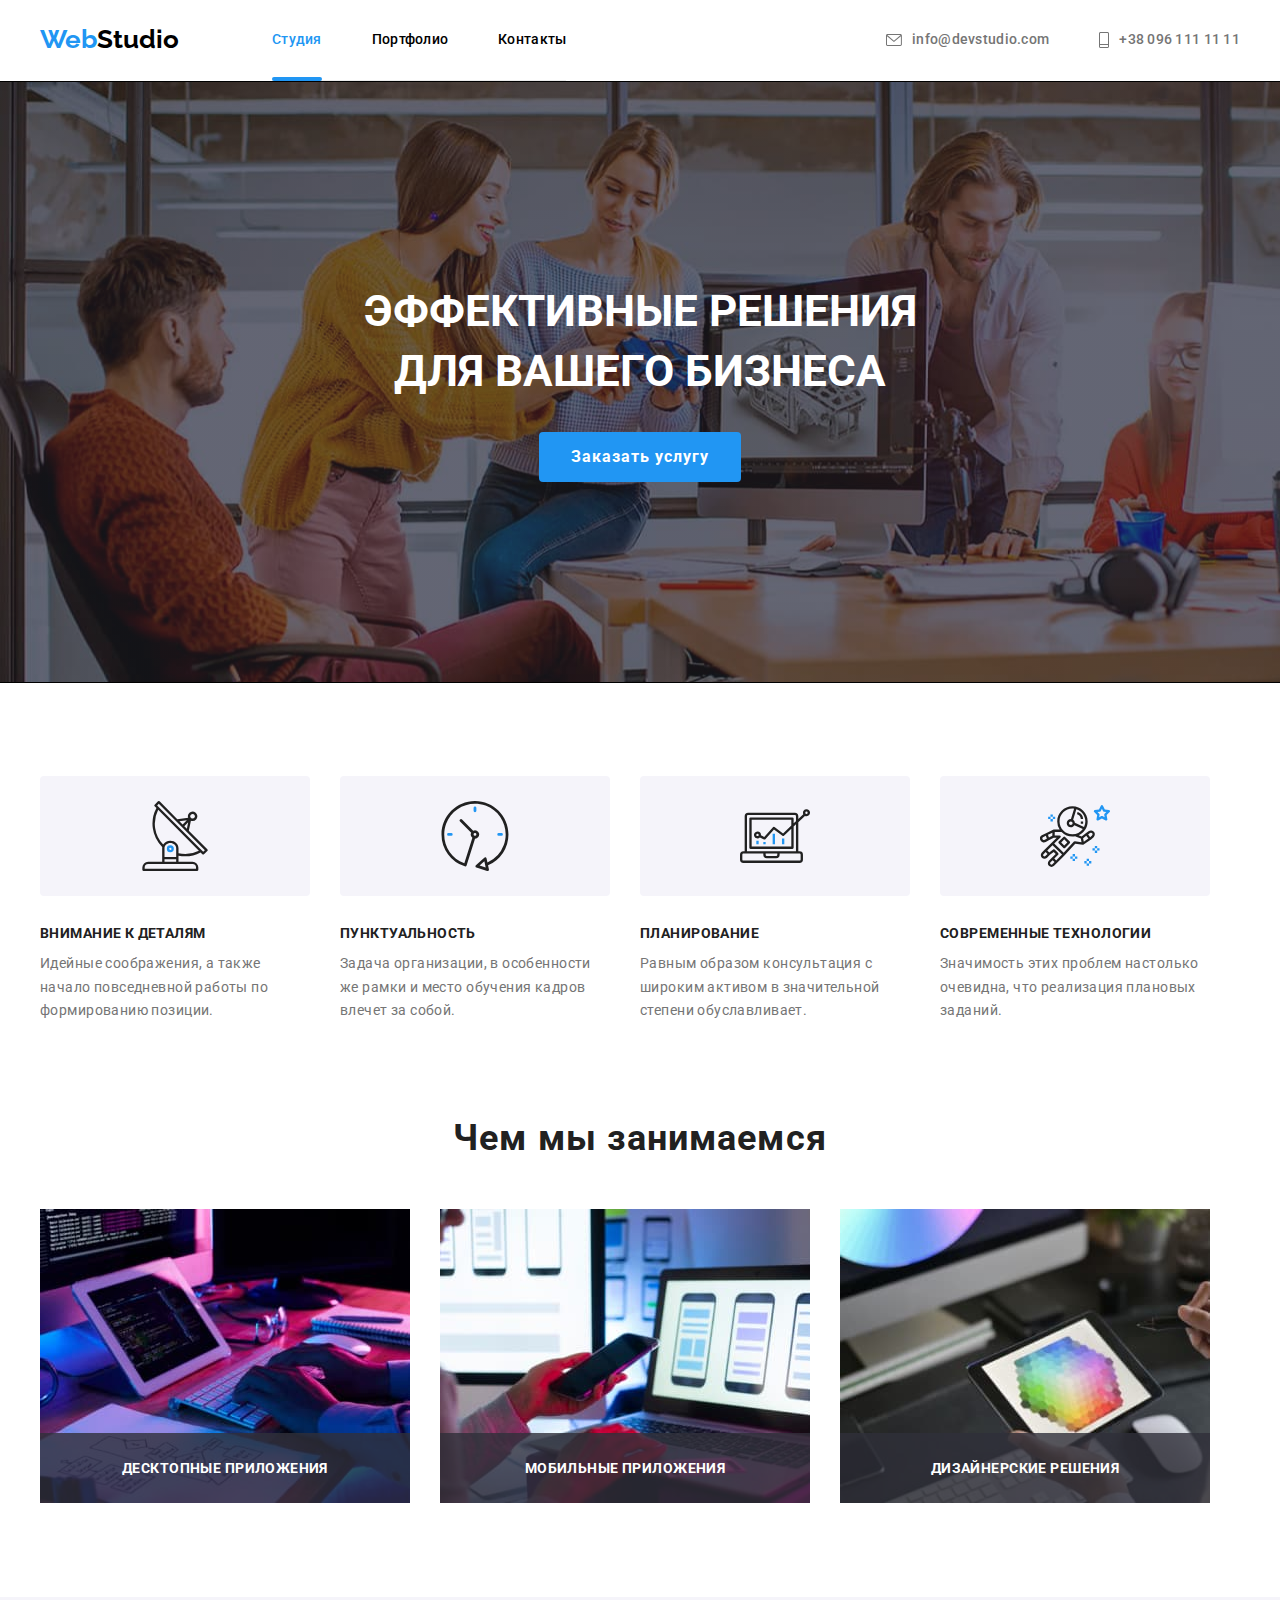
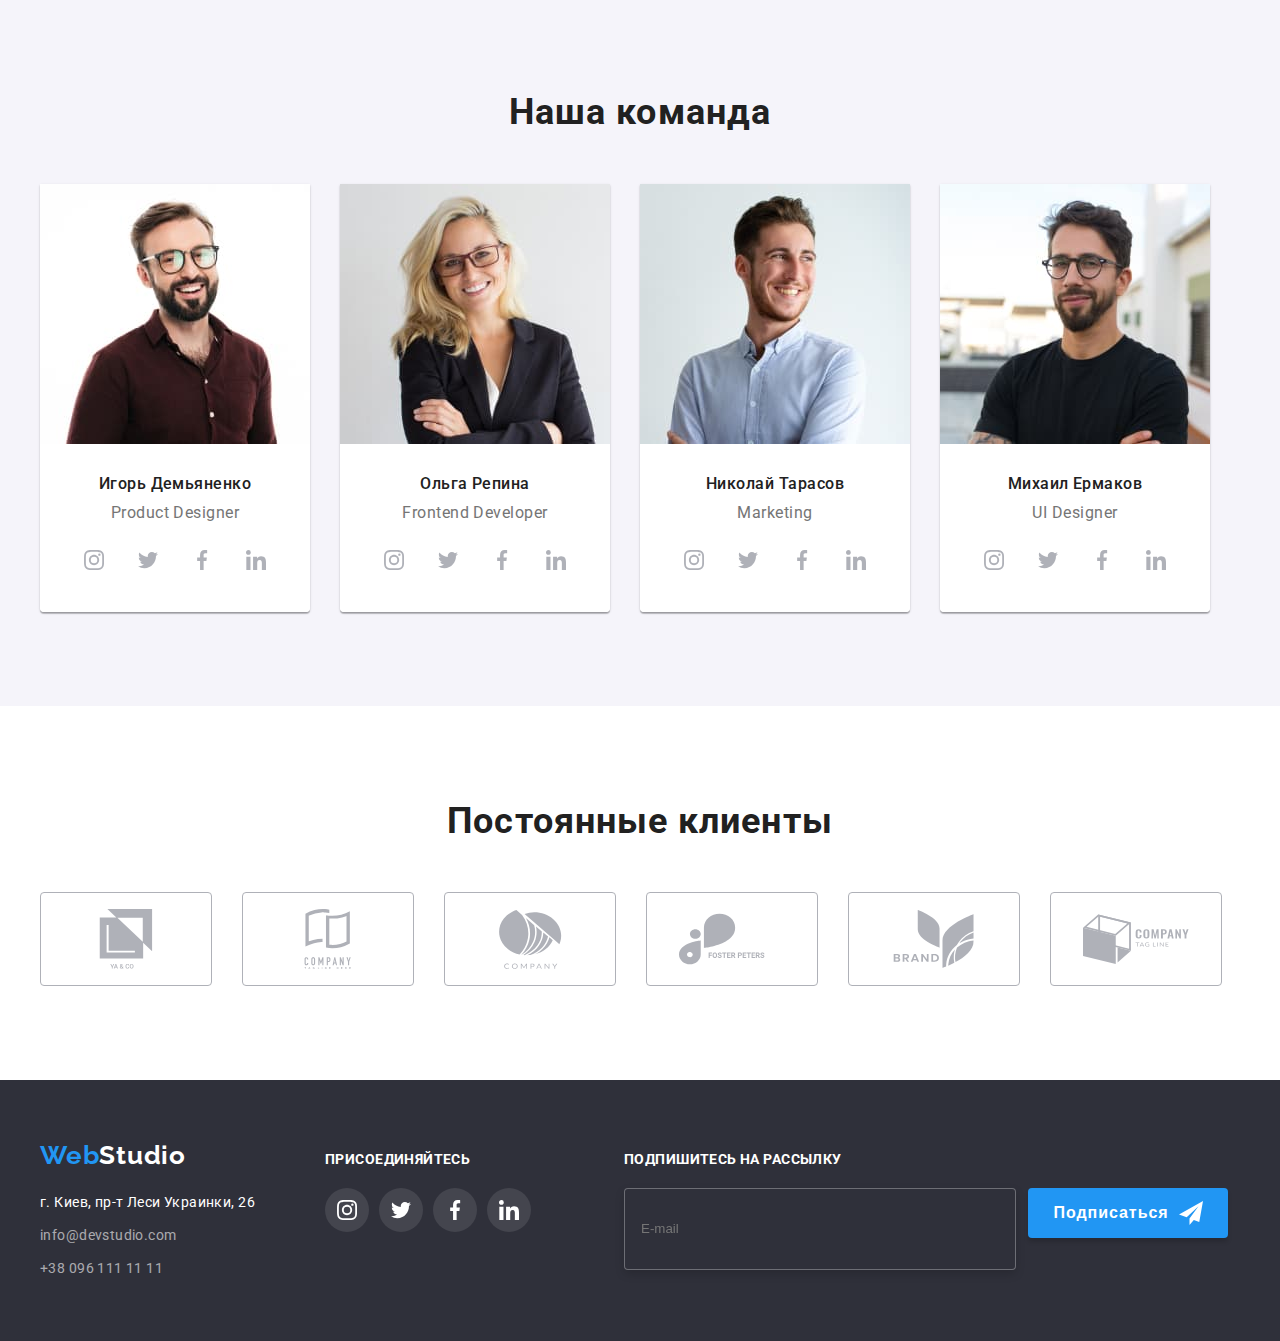
<file: index.html>
<!DOCTYPE html>
<html lang="ru">
  <head>
    <meta charset="UTF-8" />
    <meta http-equiv="X-UA-Compatible" content="IE=edge" />
    <meta name="viewport" content="width=device-width, initial-scale=1.0" />
    <title>Студия</title>
    <link rel="preconnect" href="https://fonts.googleapis.com" />
    <link rel="preconnect" href="https://fonts.gstatic.com" crossorigin />
    <link
      href="https://fonts.googleapis.com/css2?family=Raleway:wght@700&family=Roboto:wght@400;500;700;900&display=swap"
      rel="stylesheet"
    />
    <link
      rel="stylesheet"
      href="https://cdnjs.cloudflare.com/ajax/libs/modern-normalize/1.1.0/modern-normalize.min.css"
      integrity="sha512-wpPYUAdjBVSE4KJnH1VR1HeZfpl1ub8YT/NKx4PuQ5NmX2tKuGu6U/JRp5y+Y8XG2tV+wKQpNHVUX03MfMFn9Q=="
      crossorigin="anonymous"
      referrerpolicy="no-referrer"
    />
    <link rel="stylesheet" href="./css/styles.css" />
  </head>
  <body>
    <!--Шапка сайта, хедер-->
    <header class="header">
      <div class="container header-container">
        <nav class="header-nav">
          <a class="logo link header-nav-logo" href="./index.html" lang="en"
            ><span class="logo-nav">Web</span>Studio</a
          >
          <ul class="header list">
            <li class="item-header">
              <a class="link-header-nav link current" href="">Студия</a>
            </li>
            <li class="item-header">
              <a class="link-header link" href="./portfolio.html">Портфолио</a>
            </li>
            <li class="item-header">
              <a class="link-header link" href="">Контакты</a>
            </li>
          </ul>
        </nav>
        <ul class="list list-email">
          <li class="item-email">
            <a class="email-telefone" href="mailto:info@devstudio.com">
              <svg class="contacts-icon" width="16" height="12">
                <use href="./images/icons.svg#envelope"></use>
              </svg>
              info@devstudio.com</a
            >
          </li>
          <li class="item-email">
            <a class="email-telefone" href="tel:+380961111111">
              <svg class="contacts-icon" width="10" height="16">
                <use href="./images/icons.svg#vector"></use>
              </svg>
              +38 096 111 11 11</a
            >
          </li>
        </ul>
      </div>
    </header>
    <!-- Герой -->
    <main>
      <section class="title-main">
        <div class="container">
          <h1 class="title-hero">
            Эффективные решения<br />
            для вашего бизнеса
          </h1>
          <button class="button" type="button" data-modal-open>
            Заказать услугу
          </button>
          <!--Модальное окно-->
          <div class="backdrop is-hidden" data-modal>
            <div class="modal-wrapper">
              <button class="modal-btn" data-modal-close>
                <svg width="18" height="18">
                  <use href="./images/icons.svg#modal"></use>
                </svg>
              </button>
              <!--Форма-->
              <span class="form-title"
                >Оставьте свои данные, мы вам перезвоним</span
              >
              <form class="form-contact" autocomplete="off">
                <label class="form-label">
                  <span class="form-name">Имя</span>
                  <span class="form-input-container">
                    <input class="form-input" type="text" name="name" />
                    <svg class="form-icon" width="18" height="18">
                      <use href="./images/icons.svg#form-person"></use>
                    </svg>
                  </span>
                </label>
                <label class="form-label">
                  <span class="form-name">Телефон</span>
                  <span class="form-input-container">
                    <input class="form-input" type="tel" name="tel" />
                    <svg class="form-icon" width="18" height="18">
                      <use href="./images/icons.svg#form-telefon"></use>
                    </svg>
                  </span>
                </label>
                <label class="form-label">
                  <span class="form-name">Почта</span>
                  <span class="form-input-container">
                    <input class="form-input" type="email" name="email" />
                    <svg class="form-icon" width="18" height="18">
                      <use href="./images/icons.svg#form-post"></use>
                    </svg>
                  </span>
                </label>
                <label class="form-label-comments">
                  <span class="form-name">Комментарий</span>
                  <span class="form-input-container">
                    <textarea
                      class="form-comments"
                      name="comments"
                      placeholder="Введите текст"
                    ></textarea>
                  </span>
                </label>
                <!--Чекбокс-->
                <label class="checkbox-label">
                  <input
                    class="checkbox-input visually-hidden"
                    type="checkbox"
                    name="checkbox"
                    tabindex="-1"
                  />
                  <span class="custom-checkbox" tabindex="0">
                    <svg class="checkbox-icon" width="16" height="15">
                      <use href="./images/icons.svg#icon-check"></use>
                    </svg>
                  </span>
                  <span class="checkbox-text"
                    >Соглашаюсь с рассылкой и принимаю
                    <a href="" class="checkbox-link">Условия договора</a></span
                  >
                </label>
                <button class="checkbox-button" type="submit">Отправить</button>
              </form>
            </div>
          </div>
        </div>
      </section>

      <!--Особенности-->
      <section class="specific">
        <div class="container">
          <h2 hidden>Особенности</h2>
          <ul class="list specific-list">
            <li class="item">
              <div class="specific-icon">
                <svg width="70" height="70">
                  <use href="./images/icons.svg#antenna"></use>
                </svg>
              </div>
              <h3 class="subtitle">Внимание к деталям</h3>
              <p class="desc-specific">
                Идейные соображения, а также начало повседневной работы по
                формированию позиции.
              </p>
            </li>
            <li class="item">
              <div class="specific-icon">
                <svg width="70" height="70">
                  <use href="./images/icons.svg#clock"></use>
                </svg>
              </div>
              <h3 class="subtitle">Пунктуальность</h3>
              <p class="desc-specific">
                Задача организации, в особенности же рамки и место обучения
                кадров влечет за собой.
              </p>
            </li>
            <li class="item">
              <div class="specific-icon">
                <svg width="70" height="70">
                  <use href="./images/icons.svg#diagram"></use>
                </svg>
              </div>
              <h3 class="subtitle">Планирование</h3>
              <p class="desc-specific">
                Равным образом консультация с широким активом в значительной
                степени обуславливает.
              </p>
            </li>
            <li class="item">
              <div class="specific-icon">
                <svg width="70" height="70">
                  <use href="./images/icons.svg#astronaut"></use>
                </svg>
              </div>
              <h3 class="subtitle">Современные технологии</h3>
              <p class="desc-specific">
                Значимость этих проблем настолько очевидна, что реализация
                плановых заданий.
              </p>
            </li>
          </ul>
        </div>
      </section>

      <!--Чем мы занимаемся-->
      <div class="container">
        <section class="job">
          <h2 class="subject">Чем мы занимаемся</h2>
          <ul class="list subject-list">
            <li class="item">
              <img
                src="./images/18707.jpg"
                alt="Изучение нового кода"
                width="370"
                height="294"
              />
              <p class="text-subject">Десктопные приложения</p>
            </li>
            <li class="item">
              <img
                src="./images/2713.jpg"
                alt="Смартфон"
                width="370"
                height="294"
              />
              <p class="text-subject">Мобильные приложения</p>
            </li>
            <li class="item">
              <img
                src="./images/1119.jpg"
                alt="Графический планшет"
                width="370"
                height="294"
              />
              <p class="text-subject">Дизайнерские решения</p>
            </li>
          </ul>
        </section>
      </div>

      <!--Наша команда-->
      <section class="team">
        <div class="container">
          <h2 class="our-team">Наша команда</h2>
          <ul class="list">
            <li class="item-team">
              <img
                class="image"
                src="./images/4853.jpg"
                alt="Игорь Демьяненко"
                width="270"
                height="260"
              />
              <div class="team-div">
                <h3 class="team-name">Игорь Демьяненко</h3>
                <p class="team-proficion" lang="en">Product Designer</p>
                <ul class="list social">
                  <li class="social-team">
                    <a
                      class="social-link"
                      href=""
                      target="_blank"
                      rel=""
                      aria-label="instagram"
                    >
                      <svg class="social-icon" width="20" height="20">
                        <use href="./images/icons.svg#instagram"></use>
                      </svg>
                    </a>
                  </li>
                  <li class="social-team">
                    <a
                      class="social-link"
                      href=""
                      target="_blank"
                      rel="noopener noreferrer"
                      aria-label="twitter"
                    >
                      <svg class="social-icon" width="20" height="20">
                        <use href="./images/icons.svg#twitter"></use>
                      </svg>
                    </a>
                  </li>
                  <li class="social-team">
                    <a
                      class="social-link"
                      href=""
                      target="_blank"
                      rel="noopener noreferrer"
                      aria-label="facebook"
                    >
                      <svg class="social-icon" width="20" height="20">
                        <use href="./images/icons.svg#facebook"></use>
                      </svg>
                    </a>
                  </li>
                  <li class="social-team">
                    <a
                      class="social-link"
                      href=""
                      target="_blank"
                      rel="noopener noreferrer"
                      aria-label="linkedin"
                    >
                      <svg class="social-icon" width="20" height="20">
                        <use href="./images/icons.svg#linkedin"></use>
                      </svg>
                    </a>
                  </li>
                </ul>
              </div>
            </li>
            <li class="item-team">
              <img
                class="image"
                src="./images/5844.jpg"
                alt="Ольга Репина"
                width="270"
                height="260"
              />
              <div class="team-div">
                <h3 class="team-name">Ольга Репина</h3>
                <p class="team-proficion" lang="en">Frontend Developer</p>
                <ul class="list social">
                  <li class="social-team">
                    <a
                      class="social-link"
                      href=""
                      target="_blank"
                      rel=""
                      aria-label="instagram"
                    >
                      <svg class="social-icon" width="20" height="20">
                        <use href="./images/icons.svg#instagram"></use>
                      </svg>
                    </a>
                  </li>
                  <li class="social-team">
                    <a
                      class="social-link"
                      href=""
                      target="_blank"
                      rel="noopener noreferrer"
                      aria-label="twitter"
                    >
                      <svg class="social-icon" width="20" height="20">
                        <use href="./images/icons.svg#twitter"></use>
                      </svg>
                    </a>
                  </li>
                  <li class="social-team">
                    <a
                      class="social-link"
                      href=""
                      target="_blank"
                      rel="noopener noreferrer"
                      aria-label="facebook"
                    >
                      <svg class="social-icon" width="20" height="20">
                        <use href="./images/icons.svg#facebook"></use>
                      </svg>
                    </a>
                  </li>
                  <li class="social-team">
                    <a
                      class="social-link"
                      href=""
                      target="_blank"
                      rel="noopener noreferrer"
                      aria-label="linkedin"
                    >
                      <svg class="social-icon" width="20" height="20">
                        <use href="./images/icons.svg#linkedin"></use>
                      </svg>
                    </a>
                  </li>
                </ul>
              </div>
            </li>
            <li class="item-team">
              <img
                class="image"
                src="./images/16166.jpg"
                alt="Николай Тарасов"
                width="270"
                height="260"
              />
              <div class="team-div">
                <h3 class="team-name">Николай Тарасов</h3>
                <p class="team-proficion" lang="en">Marketing</p>
                <ul class="list social">
                  <li class="social-team">
                    <a
                      class="social-link"
                      href=""
                      target="_blank"
                      rel=""
                      aria-label="instagram"
                    >
                      <svg class="social-icon" width="20" height="20">
                        <use href="./images/icons.svg#instagram"></use>
                      </svg>
                    </a>
                  </li>
                  <li class="social-team">
                    <a
                      class="social-link"
                      href=""
                      target="_blank"
                      rel="noopener noreferrer"
                      aria-label="twitter"
                    >
                      <svg class="social-icon" width="20" height="20">
                        <use href="./images/icons.svg#twitter"></use>
                      </svg>
                    </a>
                  </li>
                  <li class="social-team">
                    <a
                      class="social-link"
                      href=""
                      target="_blank"
                      rel="noopener noreferrer"
                      aria-label="facebook"
                    >
                      <svg class="social-icon" width="20" height="20">
                        <use href="./images/icons.svg#facebook"></use>
                      </svg>
                    </a>
                  </li>
                  <li class="social-team">
                    <a
                      class="social-link"
                      href=""
                      target="_blank"
                      rel="noopener noreferrer"
                      aria-label="linkedin"
                    >
                      <svg class="social-icon" width="20" height="20">
                        <use href="./images/icons.svg#linkedin"></use>
                      </svg>
                    </a>
                  </li>
                </ul>
              </div>
            </li>
            <li class="item-team">
              <img
                class="image"
                src="./images/2968.jpg"
                alt="Михаил Ермаков"
                width="270"
                height="260"
              />
              <div class="team-div">
                <h3 class="team-name">Михаил Ермаков</h3>
                <p class="team-proficion">UI Designer</p>
                <ul class="list social">
                  <li class="social-team">
                    <a
                      class="social-link"
                      href=""
                      target="_blank"
                      rel=""
                      aria-label="instagram"
                    >
                      <svg class="social-icon" width="20" height="20">
                        <use href="./images/icons.svg#instagram"></use>
                      </svg>
                    </a>
                  </li>
                  <li class="social-team">
                    <a
                      class="social-link"
                      href=""
                      target="_blank"
                      rel="noopener noreferrer"
                      aria-label="twitter"
                    >
                      <svg class="social-icon" width="20" height="20">
                        <use href="./images/icons.svg#twitter"></use>
                      </svg>
                    </a>
                  </li>
                  <li class="social-team">
                    <a
                      class="social-link"
                      href=""
                      target="_blank"
                      rel="noopener noreferrer"
                      aria-label="facebook"
                    >
                      <svg class="social-icon" width="20" height="20">
                        <use href="./images/icons.svg#facebook"></use>
                      </svg>
                    </a>
                  </li>
                  <li class="social-team">
                    <a
                      class="social-link"
                      href=""
                      target="_blank"
                      rel="noopener noreferrer"
                      aria-label="linkedin"
                    >
                      <svg class="social-icon" width="20" height="20">
                        <use href="./images/icons.svg#linkedin"></use>
                      </svg>
                    </a>
                  </li>
                </ul>
              </div>
            </li>
          </ul>
        </div>
      </section>

      <!-- Наши клиенты-->
      <section class="clients">
        <div class="container">
          <h2 class="regular-clients">Постоянные клиенты</h2>
          <ul class="list">
            <li class="list-client">
              <a class="link-client" href="">
                <svg class="icon-client" width="106" height="60">
                  <use href="./images/icons.svg#client-1"></use>
                </svg>
              </a>
            </li>
            <li class="list-client">
              <a class="link-client" href="">
                <svg class="icon-client" width="106" height="60">
                  <use href="./images/icons.svg#client-2"></use>
                </svg>
              </a>
            </li>
            <li class="list-client">
              <a class="link-client" href="">
                <svg class="icon-client" width="106" height="60">
                  <use href="./images/icons.svg#client-3"></use>
                </svg>
              </a>
            </li>
            <li class="list-client">
              <a class="link-client" href="">
                <svg class="icon-client" width="106" height="60">
                  <use href="./images/icons.svg#client-4"></use>
                </svg>
              </a>
            </li>
            <li class="list-client">
              <a class="link-client" href="">
                <svg class="icon-client" width="106" height="60">
                  <use href="./images/icons.svg#client-5"></use>
                </svg>
              </a>
            </li>
            <li class="list-client">
              <a class="link-client" href="">
                <svg class="icon-client" width="106" height="60">
                  <use href="./images/icons.svg#client-6"></use>
                </svg>
              </a>
            </li>
          </ul>
        </div>
      </section>
    </main>
    <!-- Подвал стораницы -->
    <footer class="footer">
      <div class="container footer-container">
        <div class="container-footer">
          <a class="logo-footer link" href="./index.html" lang="en"
            ><span class="logo-nav">Web</span>Studio</a
          >
          <address class="footer-adress">
            <ul class="list-footer">
              <li class="footer-list">
                <a
                  class="adress link"
                  href="https://bit.ly/3pXMvUd"
                  target="_blank"
                  rel="noopener noreferrer"
                  >г. Киев, пр-т Леси Украинки, 26
                </a>
              </li>
              <li class="footer-list">
                <a class="mail-tel link" href="mailto:info@devstudio.com"
                  >info@devstudio.com</a
                >
              </li>
              <li class="footer-list">
                <a class="mail-tel link" href="tel:+380961111111"
                  >+38 096 111 11 11</a
                >
              </li>
            </ul>
          </address>
        </div>
        <!--Присоеденяйтесь-->
        <div class="footer-cosial">
          <h3 class="footer-name">присоединяйтесь</h3>
          <ul class="list social">
            <li class="social-team">
              <a
                class="footer-link"
                href=""
                target="_blank"
                rel=""
                aria-label="instagram"
              >
                <svg class="footer-icon" width="20" height="20">
                  <use href="./images/icons.svg#instagram"></use>
                </svg>
              </a>
            </li>
            <li class="social-team">
              <a
                class="footer-link"
                href=""
                target="_blank"
                rel="noopener noreferrer"
                aria-label="twitter"
              >
                <svg class="footer-icon" width="20" height="20">
                  <use href="./images/icons.svg#twitter"></use>
                </svg>
              </a>
            </li>
            <li class="social-team">
              <a
                class="footer-link"
                href=""
                target="_blank"
                rel="noopener noreferrer"
                aria-label="facebook"
              >
                <svg class="footer-icon" width="20" height="20">
                  <use href="./images/icons.svg#facebook"></use>
                </svg>
              </a>
            </li>
            <li class="social-team">
              <a
                class="footer-link"
                href=""
                target="_blank"
                rel="noopener noreferrer"
                aria-label="linkedin"
              >
                <svg class="footer-icon" width="20" height="20">
                  <use href="./images/icons.svg#linkedin"></use>
                </svg>
              </a>
            </li>
          </ul>
        </div>
        <!--Подпишитесь на рассылку-->
        <div class="footer-subscribe">
          <span class="text-subscribe">Подпишитесь на рассылку</span>
          <form class="subscribe-form">
            <label class="subscribe-label">
              <input
                class="subscribe-input"
                type="email"
                name="email"
                placeholder="E-mail"
              />
            </label>
            <button class="subscribe-btn" type="submit">
              Подписаться
              <svg class="subscribe-icon" width="24" height="24">
                <use href="./images/icons.svg#icon-send"></use>
              </svg>
            </button>
          </form>
        </div>
      </div>
    </footer>
    <script src="./js/modal.js"></script>
  </body>
</html>
</file>
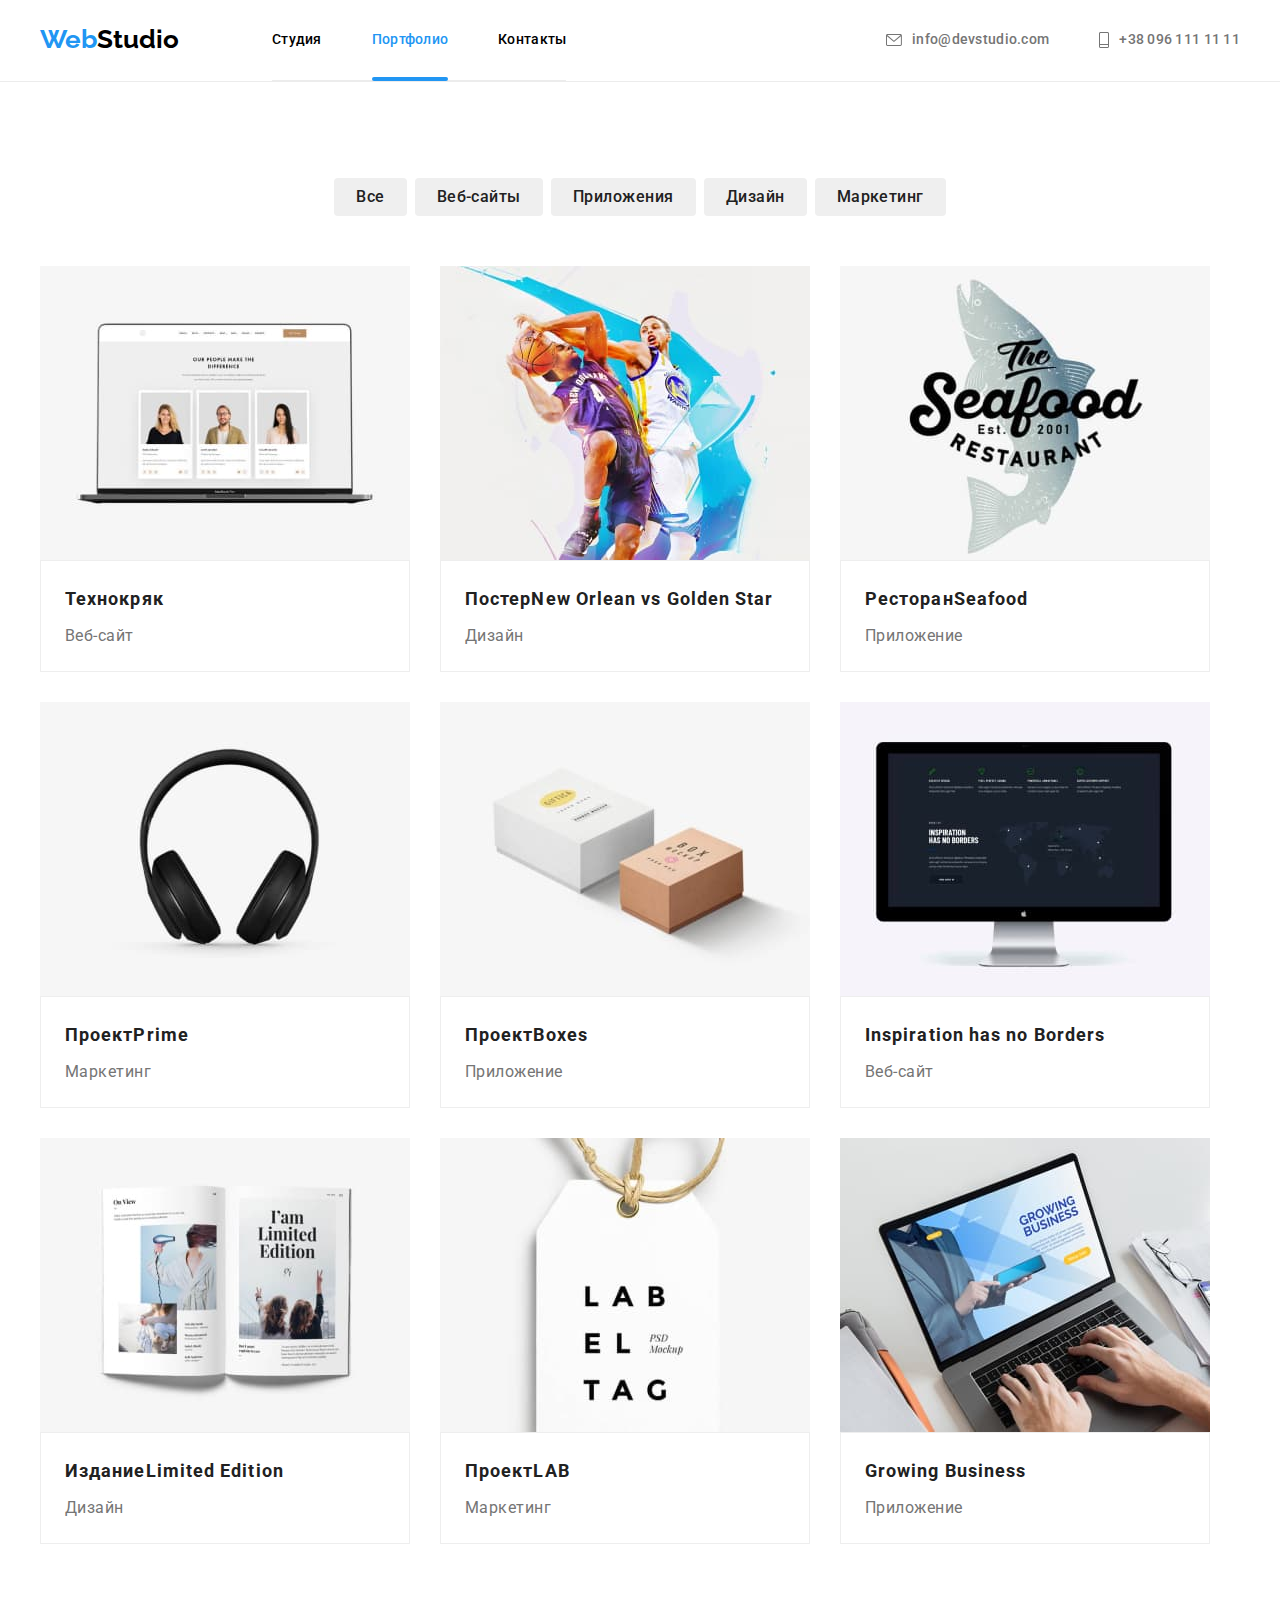
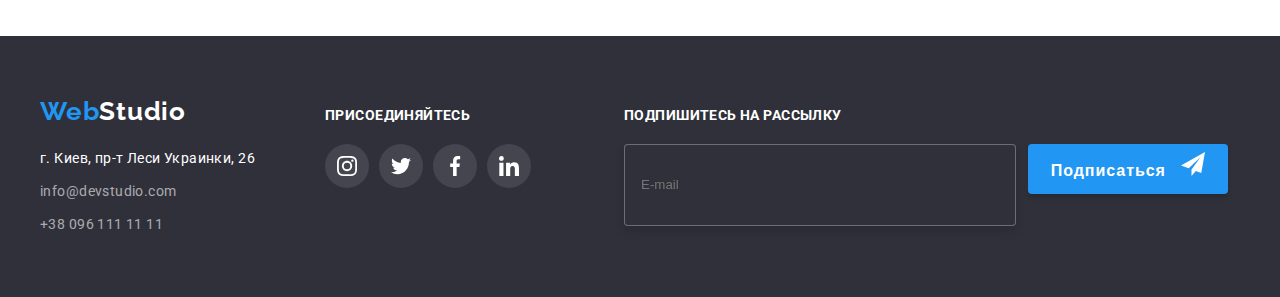
<file: portfolio.html>
<!DOCTYPE html>
<html lang="ru">
  <head>
    <meta charset="UTF-8" />
    <meta http-equiv="X-UA-Compatible" content="IE=edge" />
    <meta name="viewport" content="width=device-width, initial-scale=1.0" />
    <title>Портфолио</title>
    <link rel="preconnect" href="https://fonts.googleapis.com" />
    <link rel="preconnect" href="https://fonts.gstatic.com" crossorigin />
    <link
      href="https://fonts.googleapis.com/css2?family=Raleway:wght@700&family=Roboto:wght@400;500;700;900&display=swap"
      rel="stylesheet"
    />
    <link
      rel="stylesheet"
      href="https://cdnjs.cloudflare.com/ajax/libs/modern-normalize/1.1.0/modern-normalize.min.css"
      integrity="sha512-wpPYUAdjBVSE4KJnH1VR1HeZfpl1ub8YT/NKx4PuQ5NmX2tKuGu6U/JRp5y+Y8XG2tV+wKQpNHVUX03MfMFn9Q=="
      crossorigin="anonymous"
      referrerpolicy="no-referrer"
    />
    <link rel="stylesheet" href="./css/styles.css" />
  </head>
  <body>
    <!--Хедер-->
    <header class="header">
      <div class="container header-container">
        <nav class="header-nav">
          <a class="logo link header-nav-logo" href="./index.html" lang="en"
            ><span class="logo-nav">Web</span>Studio</a
          >
          <ul class="header list">
            <li class="item-header">
              <a class="link-header link" href="./index.html">Студия</a>
            </li>
            <li class="item-header">
              <a class="link-header-nav link current" href="./portfolio.html"
                >Портфолио</a
              >
            </li>
            <li class="item-header">
              <a class="link-header link" href="">Контакты</a>
            </li>
          </ul>
        </nav>
        <ul class="list list-email">
          <li class="item-email">
            <a class="email-telefone" href="mailto:info@devstudio.com">
              <svg class="contacts-icon" width="16" height="12">
                <use href="./images/icons.svg#envelope"></use>
              </svg>
              info@devstudio.com</a
            >
          </li>
          <li class="item-email">
            <a class="email-telefone" href="tel:+380961111111">
              <svg class="contacts-icon" width="10" height="16">
                <use href="./images/icons.svg#vector"></use>
              </svg>
              +38 096 111 11 11</a
            >
          </li>
        </ul>
      </div>
    </header>
    <main>
      <!--Фильтр-->
      <section class="navigation">
        <div class="container">
          <h1 hidden>Навигация</h1>
          <ul class="list-navigation">
            <li class="list li-navigation">
              <button class="button-navigation" type="button">Все</button>
            </li>
            <li class="list li-navigation">
              <button class="button-navigation" type="button">Веб-сайты</button>
            </li>
            <li class="list li-navigation">
              <button class="button-navigation" type="button">
                Приложения
              </button>
            </li>
            <li class="list li-navigation">
              <button class="button-navigation" type="button">Дизайн</button>
            </li>
            <li class="list li-navigation">
              <button class="button-navigation" type="button">Маркетинг</button>
            </li>
          </ul>

          <h2 hidden>Примеры проектов</h2>
          <ul class="list-flexbox">
            <li class="element">
              <a class="gallery link" href="">
                <div class="portfolio-overlay">
                  <img
                    class="image"
                    src="./images/1.jpg"
                    alt="Технокряк"
                    width="370"
                    height="294"
                  />
                  <p class="paragraph">
                    Ресурс предлагает комплексные предложения с разным уровнем
                    функционала и сервисов. Все это позволит посетителю получить
                    исчерпывающие сведения о компании или частном лице.
                  </p>
                </div>
                <div class="element-flexbox">
                  <h3 class="progect">Технокряк</h3>
                  <p class="desc">Веб-сайт</p>
                </div>
              </a>
            </li>
            <li class="element">
              <a class="gallery link" href="">
                <div class="portfolio-overlay">
                  <img
                    class="image"
                    src="./images/2.jpg"
                    alt="Постер New Orlean vs Golden Star"
                    width="370"
                    height="294"
                  />
                  <p class="paragraph">
                    Ресурс предлагает комплексные предложения с разным уровнем
                    функционала и сервисов. Все это позволит посетителю получить
                    исчерпывающие сведения о компании или частном лице.
                  </p>
                </div>

                <div class="element-flexbox">
                  <h3 class="progect">
                    Постер<span lang="en">New Orlean vs Golden Star</span>
                  </h3>
                  <p class="desc">Дизайн</p>
                </div>
              </a>
            </li>
            <li class="element">
              <a class="gallery link" href="">
                <div class="portfolio-overlay">
                  <img
                    class="image"
                    src="./images/3.jpg"
                    alt="Ресторан Seafood"
                    width="370                height="
                    294
                  />
                  <p class="paragraph">
                    Ресурс предлагает комплексные предложения с разным уровнем
                    функционала и сервисов. Все это позволит посетителю получить
                    исчерпывающие сведения о компании или частном лице.
                  </p>
                </div>
                <div class="element-flexbox">
                  <h3 class="progect">
                    Ресторан<span lang="en">Seafood</span>
                  </h3>
                  <p class="desc">Приложение</p>
                </div>
              </a>
            </li>
            <li class="element">
              <a class="gallery link" href="">
                <div class="portfolio-overlay">
                  <img
                    class="image"
                    src="./images/4.jpg"
                    alt="Проект Prime"
                    width="370                height="
                    294
                  />

                  <p class="paragraph">
                    Ресурс предлагает комплексные предложения с разным уровнем
                    функционала и сервисов. Все это позволит посетителю получить
                    исчерпывающие сведения о компании или частном лице.
                  </p>
                </div>

                <div class="element-flexbox">
                  <h3 class="progect">Проект<span lang="en">Prime</span></h3>
                  <p class="desc">Маркетинг</p>
                </div>
              </a>
            </li>
            <li class="element">
              <a class="gallery link" href="">
                <div class="portfolio-overlay">
                  <img
                    class="image"
                    src="./images/5.jpg"
                    alt="Проект Boxes"
                    width="370                  height="
                    294
                  />

                  <p class="paragraph">
                    Ресурс предлагает комплексные предложения с разным уровнем
                    функционала и сервисов. Все это позволит посетителю получить
                    исчерпывающие сведения о компании или частном лице.
                  </p>
                </div>

                <div class="element-flexbox">
                  <h3 class="progect">Проект<span lang="en">Boxes</span></h3>
                  <p class="desc">Приложение</p>
                </div>
              </a>
            </li>
            <li class="element">
              <a class="gallery link" href="">
                <div class="portfolio-overlay">
                  <img
                    class="image"
                    src="./images/6.jpg"
                    alt="Inspiration has no Borders"
                    width="370                  height="
                    294
                  />

                  <p class="paragraph">
                    Ресурс предлагает комплексные предложения с разным уровнем
                    функционала и сервисов. Все это позволит посетителю получить
                    исчерпывающие сведения о компании или частном лице.
                  </p>
                </div>

                <div class="element-flexbox">
                  <h3 class="progect" lang="en">Inspiration has no Borders</h3>
                  <p class="desc">Веб-сайт</p>
                </div>
              </a>
            </li>
            <li class="element">
              <a class="gallery link" href="">
                <div class="portfolio-overlay">
                  <img
                    class="image"
                    src="./images/7.jpg"
                    alt="Проект Prime"
                    width="370                  height="
                    294
                  />

                  <p class="paragraph">
                    Ресурс предлагает комплексные предложения с разным уровнем
                    функционала и сервисов. Все это позволит посетителю получить
                    исчерпывающие сведения о компании или частном лице.
                  </p>
                </div>

                <div class="element-flexbox">
                  <h3 class="progect">
                    Издание<span lang="en">Limited Edition</span>
                  </h3>
                  <p class="desc">Дизайн</p>
                </div>
              </a>
            </li>
            <li class="element">
              <a class="gallery link" href="">
                <div class="portfolio-overlay">
                  <img
                    class="image"
                    src="./images/8.jpg"
                    alt="Проект LAB"
                    width="370"
                    height="294"
                  />

                  <p class="paragraph">
                    Ресурс предлагает комплексные предложения с разным уровнем
                    функционала и сервисов. Все это позволит посетителю получить
                    исчерпывающие сведения о компании или частном лице.
                  </p>
                </div>

                <div class="element-flexbox">
                  <h3 class="progect">Проект<span lang="en">LAB</span></h3>
                  <p class="desc">Маркетинг</p>
                </div>
              </a>
            </li>
            <li class="element">
              <a class="gallery link" href="">
                <div class="portfolio-overlay">
                  <img
                    class="image"
                    src="./images/9.jpg"
                    alt="Growing Business"
                    width="370"
                    height="294"
                  />

                  <p class="paragraph">
                    Ресурс предлагает комплексные предложения с разным уровнем
                    функционала и сервисов. Все это позволит посетителю получить
                    исчерпывающие сведения о компании или частном лице.
                  </p>
                </div>

                <div class="element-flexbox">
                  <h3 class="progect" lang="en">Growing Business</h3>
                  <p class="desc">Приложение</p>
                </div>
              </a>
            </li>
          </ul>
        </div>
      </section>
    </main>
    <!-- Підвал сторінки -->
    <footer class="footer">
      <div class="container footer-container">
        <div class="container-footer">
          <a class="logo-footer link" href="./index.html" lang="en"
            ><span class="logo-nav">Web</span>Studio</a
          >
          <address class="footer-adress">
            <ul class="list-footer">
              <li class="footer-list">
                <a
                  class="adress link"
                  href="https://bit.ly/3pXMvUd"
                  target="_blank"
                  rel="noopener noreferrer"
                  >г. Киев, пр-т Леси Украинки, 26
                </a>
              </li>
              <li class="footer-list">
                <a class="mail-tel link" href="mailto:info@devstudio.com"
                  >info@devstudio.com</a
                >
              </li>
              <li class="footer-list">
                <a class="mail-tel link" href="tel:+380961111111"
                  >+38 096 111 11 11</a
                >
              </li>
            </ul>
          </address>
        </div>
        <!--Присоеденяйтесь-->
        <div class="footer-cosial">
          <h3 class="footer-name">присоединяйтесь</h3>
          <ul class="list social">
            <li class="social-team">
              <a
                class="footer-link"
                href=""
                target="_blank"
                rel=""
                aria-label="instagram"
              >
                <svg class="footer-icon" width="20" height="20">
                  <use href="./images/icons.svg#instagram"></use>
                </svg>
              </a>
            </li>
            <li class="social-team">
              <a
                class="footer-link"
                href=""
                target="_blank"
                rel="noopener noreferrer"
                aria-label="twitter"
              >
                <svg class="footer-icon" width="20" height="20">
                  <use href="./images/icons.svg#twitter"></use>
                </svg>
              </a>
            </li>
            <li class="social-team">
              <a
                class="footer-link"
                href=""
                target="_blank"
                rel="noopener noreferrer"
                aria-label="facebook"
              >
                <svg class="footer-icon" width="20" height="20">
                  <use href="./images/icons.svg#facebook"></use>
                </svg>
              </a>
            </li>
            <li class="social-team">
              <a
                class="footer-link"
                href=""
                target="_blank"
                rel="noopener noreferrer"
                aria-label="linkedin"
              >
                <svg class="footer-icon" width="20" height="20">
                  <use href="./images/icons.svg#linkedin"></use>
                </svg>
              </a>
            </li>
          </ul>
        </div>
        <!--Подпишитесь на рассылку-->
        <div class="footer-subscribe">
          <span class="text-subscribe">Подпишитесь на рассылку</span>
          <form class="subscribe-form">
            <label class="subscribe-label">
              <input
                class="subscribe-input"
                type="email"
                name="email"
                placeholder="E-mail"
              />
            </label>
            <button class="subscribe-btn" type="submit">
              <span class="subscribe-btn-footer"
                >Подписаться
                <svg class="subscribe-icon" width="24" height="24">
                  <use href="./images/icons.svg#icon-send"></use>
                </svg>
              </span>
            </button>
          </form>
        </div>
      </div>
    </footer>
  </body>
</html>
</file>
<file: css/styles.css>
body {
  font-family: "Roboto", sans-serif;
  color: #212121;
  margin: 0;
}

.container {
  width: 1200px;
  padding-left: 15px;
  padding-right: 15px;
  margin-left: auto;
  margin-right: auto;
}

.list {
  list-style: none;
  padding: 0;
}

.link {
  text-decoration: none;
}

.header {
  background: #ffffff;
  border-bottom: 1px solid;
  color: #ececec;
}

h1,
h2,
h3,
h4,
p,
ul {
  margin: 0;
  padding: 0;
}

img {
  display: block;
  max-width: 100%;
  height: auto;
}

.header-nav {
  display: flex;
}
.container.header-container {
  margin-left: auto;
  margin-right: auto;
  align-items: center;
  display: flex;
}

/*Лого*/
.logo {
  font-family: "Raleway";
  font-weight: 700;
  font-size: 26px;
  line-height: 1.19;
  color: #000000;
  width: 145;
}

.logo-nav {
  color: #2196f3;
}

.header-nav-logo {
  padding-top: 24px;
  padding-bottom: 25px;
  display: block;
  margin-right: 93px;
}

.logo-footer {
  font-family: "Raleway";
  font-weight: 700;
  font-size: 26px;
  line-height: 1.19;
  letter-spacing: 0.03em;
  color: #ffffff;
}

.header.list {
  font-weight: 500;
  font-size: 14px;
  line-height: 1.14;
  letter-spacing: 0.02em;
  display: flex;
}

/*.header.list .item-header + .item-header {
    margin-left: 50px;
}*/

.header.list .item-header:not(:last-child) {
  margin-right: 50px;
}

.item-header {
  position: relative;
}

/*.item-header .link-header:not(:last-child) {
    margin: right 50px; 
    background-color: aqua;
}*/

.link-header {
  color: #000;
  padding-top: 32px;
  padding-bottom: 32px;
  display: block;
  transition: color 250ms cubic-bezier(0.4, 0, 0.2, 1);
}

.link-header-nav.link {
  display: block;
  padding-bottom: 32px;
  padding-top: 32px;
  color: #2196f3;
}

.current::after {
  position: absolute;
  content: "";
  display: block;
  width: 100%;
  height: 4px;
  bottom: -1px;
  left: 0;
  border-radius: 2px;
  background-color: #2196f3;
}

.link-header .link {
  display: block;
  padding-bottom: 32px;
  padding-top: 32px;
}

.link-header:hover,
.link-header:focus,
.email-telefone:hover,
.email-telefone:focus,
.adress:hover,
.adress:focus,
.mail-tel:hover,
.mail-tel:focus {
  color: #2196f3;
}

.list-email {
  margin-left: auto;
  /*background-color: aquamarine;*/
}

.email-telefone {
  display: flex;
  font-weight: 500;
  font-size: 14px;
  line-height: 1.14;
  letter-spacing: 0.02em;
  color: #757575;
  padding-bottom: 32px;
  padding-top: 32px;
  align-items: center;
  text-decoration: none;
  transition: color 250ms cubic-bezier(0.4, 0, 0.2, 1);
}

/*.item-email {
     align-items: center;}*/

.list-email .item-email:not(:last-child) {
  margin-right: 50px;
}

.contacts-icon {
  margin-right: 10px;
  fill: currentColor;
}

/*Шапка*/

.title-main {
  /*background: #2F303A;
   font-weight: 900;
   line-height: 1.36;
   font-size: 44px;
   height: 600px;
   text-transform: uppercase;*/
  text-align: center;
  color: #ffffff;
  padding-top: 200px;
  padding-bottom: 200px;
  background-repeat: no-repeat;
  max-width: 1600px;
  outline: 1px solid black;
  margin-left: auto;
  margin-right: auto;
  background-image: linear-gradient(
      rgba(47, 48, 58, 0.4),
      rgba(47, 48, 58, 0.4)
    ),
    url("../images/18710.jpg");
}

.title-hero {
  font-size: 44px;
  line-height: 1.36;
  text-align: center;
  text-transform: uppercase;
  color: #ffffff;
  font-weight: 696px;
}

.container.title {
  font-weight: 900;
  font-size: 44px;
  line-height: 1.36;
  text-align: center;
  letter-spacing: 0.06em;
  text-transform: uppercase;
  color: #ffffff;
}

/*Button*/
.button {
  display: inline-block;
  font-family: inherit;
  background: #2196f3;
  color: #ffffff;
  min-width: 200px;
  min-height: 50px;
  font-weight: 700;
  font-size: 16px;
  line-height: 1.87;
  letter-spacing: 0.06em;
  cursor: pointer;
  border-radius: 4px;
  border: 1px;
  padding: 10px 32px;
  margin-top: 30px;
  transition: background-color 250ms cubic-bezier(0.4, 0, 0.2, 1);
}

.button:hover,
.button:focus {
  background-color: #188ce8;
  color: #ffffff;
  box-shadow: 0px 4px 4px rgba(0, 0, 0, 0.15);
}

/*Модальное окно*/

.backdrop {
  position: fixed;
  top: 0;
  left: 0;
  width: 100%;
  height: 100%;
  z-index: 20;
  background-color: rgba(0, 0, 0, 0.3);

  transition: opacity 250ms cubic-bezier(0.4, 0, 0.2, 1),
    visibility 250ms cubic-bezier(0.4, 0, 0.2, 1);
}

.backdrop.is-hidden {
  opacity: 0;
  visibility: hidden;
  pointer-events: none;
}

.modal-wrapper {
  position: absolute;
  top: 50%;
  left: 50%;
  width: 528px;
  height: 581px;
  padding: 40px;
  background-color: #fff;

  transform: translate(-50%, -50%);

  box-shadow: 0px 1px 3px rgba(0, 0, 0, 0.12), 0px 1px 1px rgba(0, 0, 0, 0.14),
    0px 2px 1px rgba(0, 0, 0, 0.2);
  border-radius: 4px;

  transition: transform 250ms cubic-bezier(0.4, 0, 0.2, 1);
}

/* початковий стан елемента перед анімацією */
.backdrop.is-hidden .modal-wrapper {
  transform: translate(-50%, -50%) scale(0.4);
  opacity: 0;
}

/* кінцевий стан елемента після анімації */
.backdrop .modal-wrapper {
  transform: translate(-50%, -50%) scale(1);
  opacity: 1;
}

.modal-btn {
  position: absolute;
  top: 8px;
  right: 8px;
  display: flex;
  align-items: center;
  justify-content: center;
  width: 30px;
  height: 30px;
  padding: 0;

  background-color: #ffffff;
  border: 1px solid rgba(0, 0, 0, 0.1);
  border-radius: 50%;

  cursor: pointer;
  transition: fill 250ms cubic-bezier(0.4, 0, 0.2, 1);
}

.modal-btn:hover,
.modal-btn:focus {
  fill: #188ce8;
}

/*Форма*/

.form-title {
  display: flex;
  justify-content: center;
  font-weight: 700;
  font-size: 20px;
  line-height: 1.15;
  text-align: center;
  letter-spacing: 0.03em;
  margin-bottom: 12px;

  color: #212121;
}

/*.form-contact {
  display: block;
  
  text-align: center;
}*/

.form-label {
  display: block;
  position: relative;
  text-align: left;
  margin-bottom: 10px;
}

.form-label-comments {
  display: block;
  position: relative;
  text-align: left;
  margin-bottom: 20px;
}

.form-name {
  display: inline-block;
  font-family: inherit;
  font-weight: 400;
  font-size: 12px;
  line-height: 1.17;

  letter-spacing: 0.01em;
  color: #757575;
  margin-bottom: 4px;
}

.form-input-container {
  position: relative;
  display: block;
}

.form-input {
  display: flex;
  width: 100%;
  height: 40px;
  padding: 12px 16px;
  padding-left: 42px;

  line-height: 14px;
  letter-spacing: 0.01em;

  border: 1px solid rgba(33, 33, 33, 0.2);
  border-radius: 4px;
  color: #212121;
  outline: transparent;

  transition: border-color 250ms cubic-bezier(0.4, 0, 0.2, 1);
}

.form-input:focus,
.form-input:hover {
  border-color: #2196f3;
}

.form-icon {
  position: absolute;
  top: 50%;
  left: 12px;
  fill: #212121;

  transform: translateY(-50%);
  transition: fill 250ms cubic-bezier(0.4, 0, 0.2, 1);
}

.form-input:focus + .form-icon {
  fill: #2196f3;
}

/*textarea {
  
}*/

.form-comments {
  display: flex;
  font-family: inherit;
  font-size: 14px;
  font-weight: 400;
  line-height: 1.15;
  margin: 0;
  width: 100%;
  height: 100px;
  padding: 12px 16px;
  resize: none;

  border: 1px solid rgba(33, 33, 33, 0.2);
  border-radius: 4px;
  outline: transparent;
  transition: border-color 250ms cubic-bezier(0.4, 0, 0.2, 1);
}

.form-comments:focus,
.form-comments:hover {
  border-color: #2196f3;
}

/*Чекбокс*/
.checkbox-label {
  display: flex;
  justify-content: center;
  align-items: center;

  cursor: pointer;
  margin-bottom: 30px;
}

.visually-hidden {
  position: absolute;
  width: 1px;
  height: 1px;
  margin: -1px;
  border: 0;
  padding: 0;
  clip: rect(0 0 0 0);
  overflow: hidden;
}

.custom-checkbox {
  display: flex;
  width: 16px;
  height: 15px;
  align-items: center;
  justify-content: center;
  border: 2px solid #212121;
  border-radius: 2px;
  margin-right: 7px;

  transition: background-color 250ms cubic-bezier(0.4, 0, 0.2, 1);
}

.checkbox-icon {
  /*display: inline-block;
  margin-right: 7px;
  border: 2px solid color #212121;
  border-radius: 2px;
  outline: none;
  position: absolute;
  fill: #ffffff;*/

  opacity: 0;

  transition: opacity 250ms cubic-bezier(0.4, 0, 0.2, 1);
}

.checkbox-input:checked + .custom-checkbox {
  background-color: #2196f3;
  border-color: #2196f3;
  color: #000;
  fill: #ffffff;
}

.checkbox-input:checked + .custom-checkbox .checkbox-icon {
  opacity: 1;
}

.checkbox-input:focus + .custom-checkbox {
  border-color: #2196f3;
}

/*.checkbox-icon {
  
  fill: #ffffff;
  background-color: #2196f3;
  opacity: 0;
  transition: opacity 250ms cubic-bezier(0.4, 0, 0.2, 1);
}*/

.checkbox-text {
  font-weight: 400;
  font-size: 14px;
  line-height: 1.71;
  letter-spacing: 0.03em;

  color: #757575;
  cursor: pointer;
}

.checkbox-link {
  color: #2196f3;
}

.checkbox-button {
  display: inline-block;
  font-family: inherit;
  background: #2196f3;
  color: #ffffff;
  min-width: 200px;
  min-height: 50px;
  font-weight: 700;
  font-size: 16px;
  line-height: 1.87;
  letter-spacing: 0.06em;
  cursor: pointer;
  border-radius: 4px;
  border: 1px;
  padding: 10px 32px;
  margin-bottom: 40px;
  transition: background-color 250ms cubic-bezier(0.4, 0, 0.2, 1);
}

.checkbox-button:hover,
.checkbox-button:focus {
  background-color: #188ce8;
  color: #ffffff;
  box-shadow: 0px 4px 4px rgba(0, 0, 0, 0.15);
}

/*Особенности*/

.specific {
  background: #ffffff;
  padding-top: 94px;
}

.subtitle {
  font-weight: 700;
  font-size: 14px;
  line-height: 1.14;
  letter-spacing: 0.03em;
  text-transform: uppercase;
}

.desc-specific {
  font-size: 14px;
  line-height: 1.71;
  letter-spacing: 0.03em;
  color: #757575;
  margin-top: 10px;
}

.specific-subtitle {
  width: 270px;
  align-items: center;
}

.specific-icon {
  display: flex;
  width: auto;
  height: 120px;
  background-color: #f5f4fa;
  border-radius: 4px;
  margin-bottom: 30px;
  align-items: center;
  justify-content: center;
}

/*Чем мы занимаемся*/

.list.specific-list .item {
  width: 270px;
  /*margin-top: 50px;
    padding-bottom: 94px;*/
}

.job {
  padding-top: 94px;
  padding-bottom: 94px;
}

.subject {
  font-weight: 700;
  font-size: 36px;
  line-height: 1.17;
  text-align: center;
  letter-spacing: 0.03em;
  margin-bottom: 50px;
}

.subject-list,
.list {
  display: flex;
}

.subtitle .item + .item,
.subject-list .item + .item,
.specific-list .item + .item,
.list .item-team + .item-team {
  margin-left: 30px;
}

.job .item {
  position: relative;
}

.text-subject {
  position: absolute;
  bottom: 0;
  right: 0;
  width: 100%;
  height: 70px;
  background-color: rgba(47, 48, 58, 0.8);

  font-size: 14px;
  line-height: 1.14;
  text-align: center;
  letter-spacing: 0.03em;
  text-transform: uppercase;
  color: #ffffff;
  font-weight: 700;
  display: flex;
  justify-content: center;
  align-items: center;
  /*padding: 27px 85px;*/
}

/*Наша команда*/
.team {
  background: #f5f4fa;
  padding-top: 94px;
  padding-bottom: 94px;
}

.our-team {
  font-weight: 700;
  font-size: 36px;
  line-height: 1.17;
  text-align: center;
  letter-spacing: 0.03em;
  margin-bottom: 50px;
}

.item-team {
  box-shadow: 0px 1px 3px rgba(0, 0, 0, 0.12), 0px 1px 1px rgba(0, 0, 0, 0.14),
    0px 2px 1px rgba(0, 0, 0, 0.2);
  border-radius: 0px 0px 4px 4px;
}

.team-div {
  background: #ffffff;
  padding: 30px 10px;
  border-radius: 0px 0px 4px 4px;
}

.team-name {
  font-weight: 500;
  font-size: 16px;
  line-height: 1.19;
  text-align: center;
  letter-spacing: 0.03em;
  margin-bottom: 10px;
}

.our-team.team-name {
  background-color: #ffffff;
}

.team-proficion {
  line-height: 1.19;
  color: #757575;
  text-align: center;
  letter-spacing: 0.03em;
}

/*--Социальные иконки--*/

.social {
  justify-content: center;
  align-items: center;
  margin-top: 16px;
}

.social-team {
  justify-content: center;
  align-items: center;
}

.social .social-team + .social-team {
  margin-left: 10px;
}

.social-link {
  display: flex;
  align-items: center;
  justify-content: center;
  width: 44px;
  height: 44px;
  background-color: #ffffff;
  border-radius: 50%;
  transition: background-color 250ms cubic-bezier(0.4, 0, 0.2, 1);
}

.social-link:hover,
.social-link:focus {
  background-color: #2196f3;
}

.social-link:hover .social-icon,
.social-link:focus .social-icon {
  fill: #ffffff;
}

.social-icon {
  fill: #afb1b8;
  transition: fill 250ms cubic-bezier(0.4, 0, 0.2, 1);
}

/* Наши клиенты*/

.regular-clients {
  font-weight: 700;
  font-size: 36px;
  line-height: 1.17;
  text-align: center;
  letter-spacing: 0.03em;
  margin-bottom: 50px;
}

.clients {
  padding-bottom: 94px;
  padding-top: 94px;
}

.list-client {
  align-items: center;
  justify-content: center;
}

.link-client {
  display: flex;
  align-items: center;
  justify-content: center;
  width: 170px;
  height: 92px;
  border: 1px solid #afb1b8;
  border-radius: 4px;
  transition: border 250ms cubic-bezier(0.4, 0, 0.2, 1),
    fill 250ms cubic-bezier(0.4, 0, 0.2, 1);
}

.link-client:hover {
  border: 1px solid #2196f3;
}

.link-client:hover .icon-client,
.link-client:focus .icon-client {
  fill: #2196f3;
}

.icon-client {
  fill: #afb1b8;
}

.list .list-client + .list-client {
  margin-left: 30px;
}

/*footer*/
.footer {
  background: #2f303a;
  color: #ffffff;
  padding-top: 60px;
  padding-bottom: 60px;
}

.footer-adress {
  font-style: normal;
  font-size: 14px;
  line-height: 1.71;
  letter-spacing: 0.03em;
  margin-top: 20px;
}

.list-footer {
  list-style: none;
}

.adress {
  color: #ffffff;
}

.adress.link {
  margin-top: 20px;
}

.list-footer .footer-list:not(:last-child) {
  margin-bottom: 9px;
}

.footer.list {
  display: block;
}

.mail-tel {
  color: rgba(255, 255, 255, 0.6);
}

.footer-container {
  display: flex;
  align-items: baseline;
}

/*.container-footer {
  margin-left: 215px;
}*/

.footer-cosial {
  margin-left: 70px;
}

.footer-name {
  font-weight: 700;
  font-size: 14px;
  line-height: 1.14;
  letter-spacing: 0.03em;
  text-transform: uppercase;
  color: #ffffff;
  margin-bottom: 20px;
}

.footer-icon {
  fill: #ffffff;
}

.footer-link {
  display: flex;
  justify-content: center;
  width: 44px;
  height: 44px;
  background-color: rgba(255, 255, 255, 0.1);
  border-radius: 50%;
  align-items: center;
  transition: background-color 250ms cubic-bezier(0.4, 0, 0.2, 1);
}

.footer-link:hover,
.footer-link:focus {
  background-color: #2196f3;
}

/*Подпищитесь на рассылку*/

.footer-subscribe {
  margin-left: 93px;
}

.text-subscribe {
  display: inline-block;
  font-weight: 700;
  font-size: 14px;
  line-height: 1.14;
  letter-spacing: 0.03em;
  text-transform: uppercase;
  color: #ffffff;
  margin-bottom: 20px;
}

.subscribe-form {
  display: flex;
}

.subscribe-label {
  display: block;
}

.subscribe-input {
  width: 358px;
  height: 50px;
  padding: 15px 16px;
  margin-right: 12px;
  background-color: #2f303a;
  border: 1px solid rgba(255, 255, 255, 0.3);
  filter: drop-shadow(0px 4px 4px rgba(0, 0, 0, 0.15));
  border-radius: 4px;
  transition: border 250ms cubic-bezier(0.4, 0, 0.2, 1);
}

.subscribe-input:hover,
.subscribe-input:focus {
  border-color: #2196f3;
}

.subscribe-btn {
  min-width: 200px;
  height: 50px;
  font-weight: 700;
  font-size: 16px;
  line-height: 1.88;
  background-color: #2196f3;
  border-radius: 4px;
  border-width: 0;
  box-shadow: 0px 4px 4px rgba(0, 0, 0, 0.15);
  display: flex;
  justify-content: center;

  align-items: center;
  text-align: center;
  letter-spacing: 0.06em;
  color: #ffffff;

  padding: 10px 15px;
  cursor: pointer;
  transition: background-color 250ms cubic-bezier(0.4, 0, 0.2, 1);
}

.subscribe-btn:hover,
.subscribe-btn:focus {
  background-color: #188ce8;
}

.subscribe-icon {
  margin-left: 10px;
  fill: currentColor;
}

/*Портфолио*/

.navigation {
  justify-content: center;
  padding-top: 96px;
  padding-bottom: 92px;
  /*background-color: tomato;*/
}

.button-navigation {
  font-family: inherit;
  font-style: normal;
  font-weight: 500;
  font-size: 16px;
  line-height: 1.63;
  text-align: center;
  letter-spacing: 0.03em;
  color: #212121;
  cursor: pointer;
  border-radius: 4px;
  border: 1px;
  display: block;
  justify-content: center;
  padding-top: 6px;
  padding-bottom: 6px;
  padding-left: 22px;
  padding-right: 22px;
  transition: color 250ms cubic-bezier(0.4, 0, 0.2, 1),
    background-color 250ms cubic-bezier(0.4, 0, 0.2, 1),
    box-shadow 250ms cubic-bezier(0.4, 0, 0.2, 1);
}

.button-navigation:hover,
.button-navigation:focus {
  color: #ffffff;
  background-color: #2196f3;
  box-shadow: 0px 3px 1px rgba(0, 0, 0, 0.1), 0px 1px 2px rgba(0, 0, 0, 0.08),
    0px 2px 2px rgba(0, 0, 0, 0.12);
}

.list-navigation .li-navigation:not(:last-child) {
  margin-right: 8px;
  /*.list-footer .footer-list:not(:last-child) {
        margin-bottom: 9px;*/
}

.list-navigation {
  display: flex;
  list-style: none;
  margin-bottom: 50px;
  justify-content: center;
}

/*--Примеры проектов--*/

.list-flexbox {
  list-style: none;
  display: flex;
  flex-wrap: wrap;
  padding: 0;
  margin: 0;
  /*outline: 1px solid tomato;*/
  margin-left: -30px;
  margin-top: -30px;
}

.list-flexbox .element {
  /*outline: 1px solid #ea2ca4;*/
  margin-left: 30px;
  margin-top: 30px;
  flex-basis: calc(100% / 3-30px);
}

.element-flexbox {
  padding-right: 24px;
  padding-left: 24px;
  padding-bottom: 20px;
  padding-top: 20px;
  border: 1px solid #eeeeee;
}

.portfolio-overlay {
  position: relative;
  overflow: hidden;
}

.gallery.link:hover .paragraph,
.gallery.link:focus .paragraph {
  transform: translateY(0);
}

.paragraph {
  position: absolute;
  font-weight: 400px;
  font-size: 18px;
  line-height: 1.56;
  letter-spacing: 0.03em;
  color: #ffffff;
  left: 0;
  top: 0;
  width: 100%;
  height: 100%;
  padding: 63px 24px;

  background-color: rgba(33, 150, 243, 0.9);

  transform: translateY(100%);
  transition: transform 250ms cubic-bezier(0.4, 0, 0.2, 1);
}

.gallery.link {
  display: block;
  margin-top: 0px;
  display: block;
  text-decoration: none;
  transition: box-shadow 250ms cubic-bezier(0.4, 0, 0.2, 1);
}

.element .gallery.link:hover,
.element .gallery.link:focus {
  box-shadow: 0px 1px 1px rgba(0, 0, 0, 0.12), 0px 4px 4px rgba(0, 0, 0, 0.06),
    1px 4px 6px rgba(0, 0, 0, 0.16);
}

.progect {
  color: #212121;
  font-weight: 700;
  font-size: 18px;
  line-height: 2;
  letter-spacing: 0.06em;
  margin-bottom: 4px;
  /*margin-top: 20px;*/
}

.desc {
  font-size: 16px;
  line-height: 1.87;
  letter-spacing: 0.03em;
  color: #757575;
}
</file>
